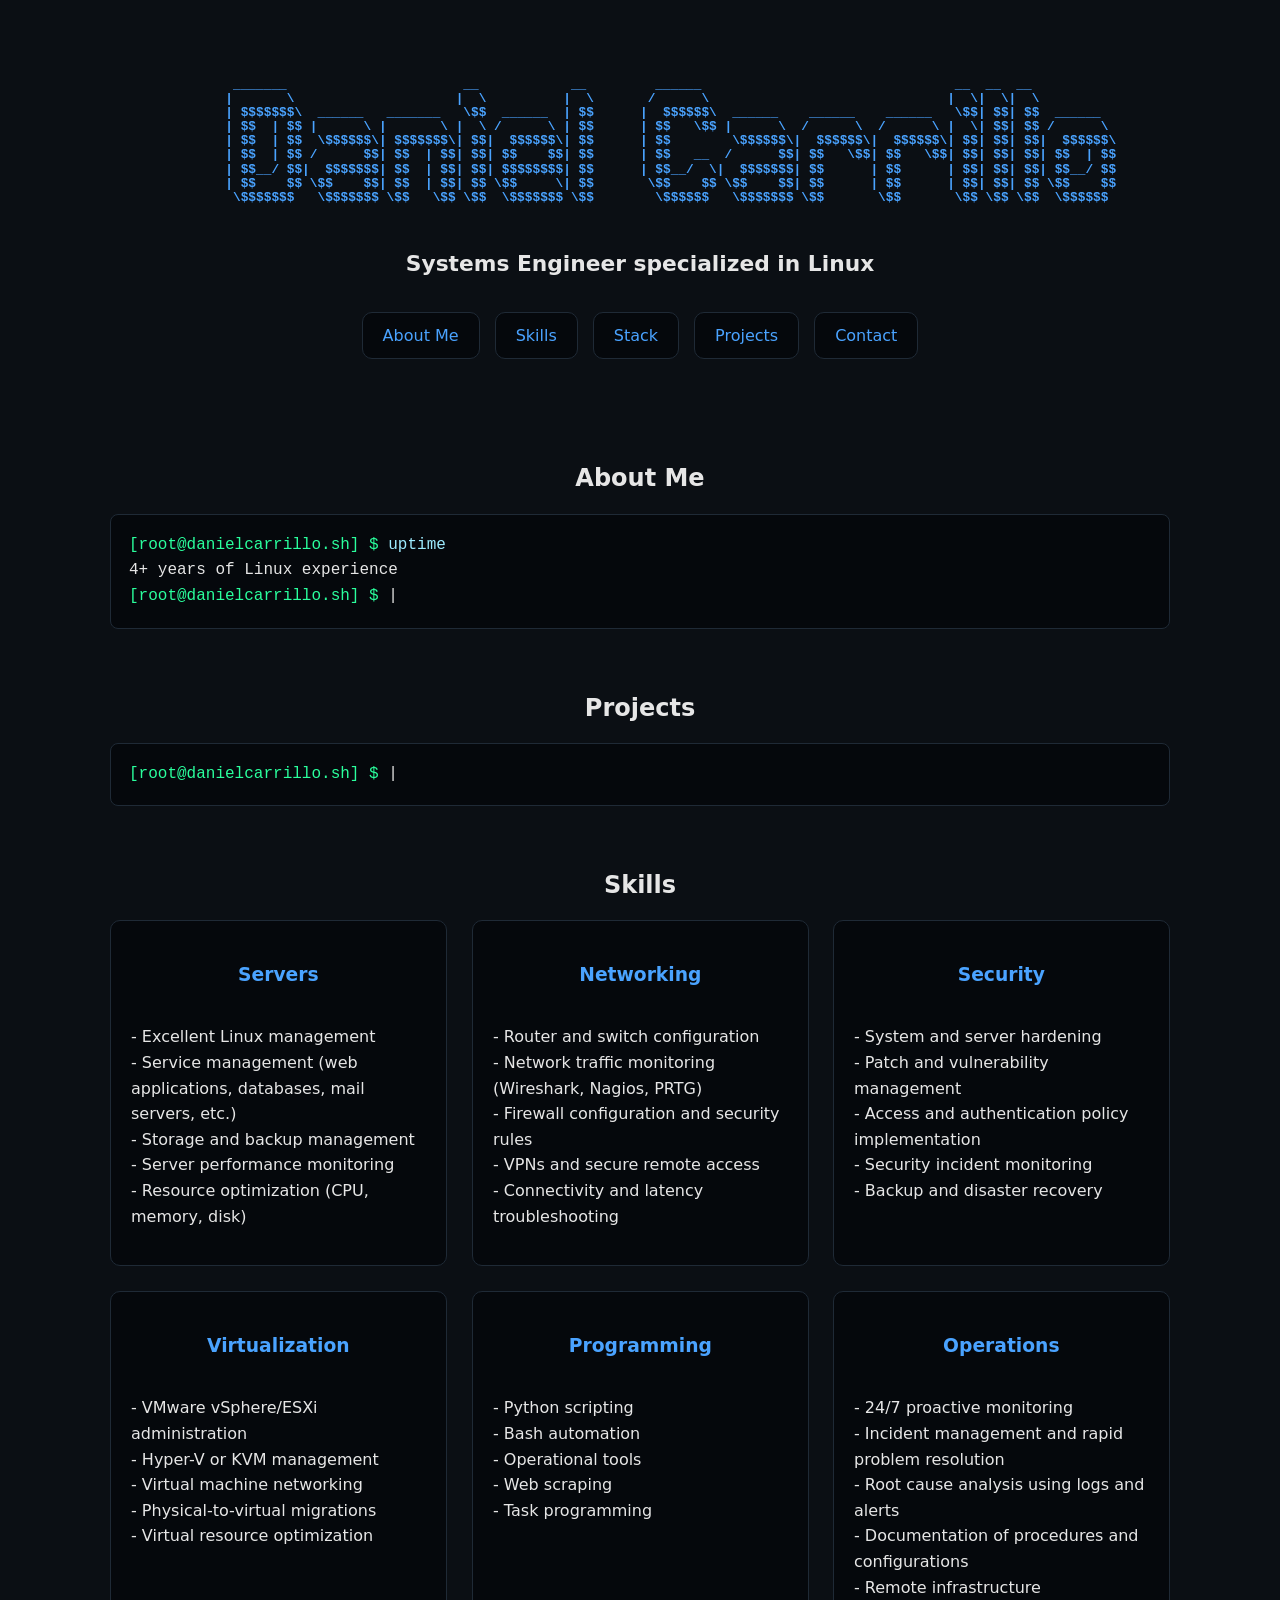
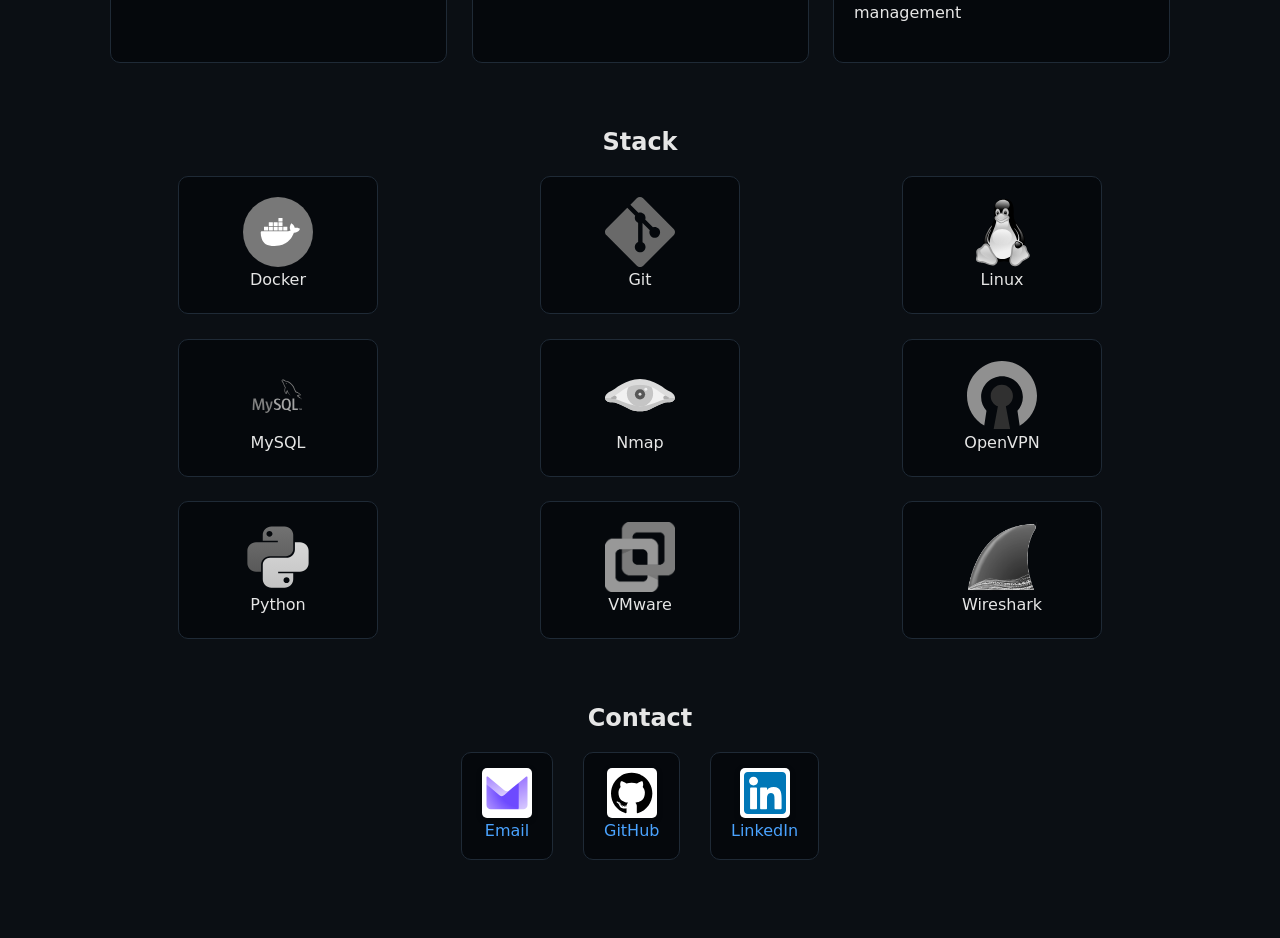
<file: index.html>
<!DOCTYPE html>
<html lang="">
<head>
  <meta charset="UTF-8">
  <meta name="viewport" content="width=device-width, initial-scale=1">
  <title id="page-title"></title>
  <link rel="stylesheet" href="css/styles.css">
</head>

<body>

<header>
  <h1 id="home-page">
    <a href="index.html" id="site-title"></a>
  </h1>

  <p id="site-subtitle"></p>

  <nav class="header-nav" aria-label="Main navigation">
    <a href="#about-section" data-nav="about"></a>
    <a href="#skills-section" data-nav="skills"></a>
    <a href="#stack-section" data-nav="stack"></a>
    <a href="#projects-section" data-nav="projects"></a>
    <a href="#contact-section" data-nav="contact"></a>
  </nav>
</header>

<main>

  <section id="about-section">
    <h2 data-section="about"></h2>
    <pre id="about-term" class="terminal"></pre>
  </section>

  <section id="projects-section">
    <h2 data-section="projects"></h2>
    <pre id="projects-term" class="terminal"></pre>
  </section>

  <section id="skills-section">
    <h2 data-section="skills"></h2>
    <div class="cards" id="skills-cards"></div>
  </section>

  <section id="stack-section">
    <h2 data-section="stack"></h2>
    <div class="stack-icons" id="stack-list"></div>
  </section>

  <section id="contact-section">
    <h2 data-section="contact"></h2>

    <div class="contact-cards">
      <a href="mailto:danielcarrillo.sh@proton.me" class="contact-card surface" target="_blank" rel="noopener noreferrer">
        <img src="contact-icons/protonmail.svg" alt="Email">
        <span data-contact="email"></span>
      </a>

      <a href="https://github.com/danielcarrillo-sh" class="contact-card surface" target="_blank" rel="noopener noreferrer">
        <img src="contact-icons/github.svg" alt="GitHub">
        <span data-contact="github"></span>
      </a>

      <a href="https://www.linkedin.com/in/daniel-carrillo-0730912a7/" class="contact-card surface" target="_blank" rel="noopener noreferrer">
        <img src="contact-icons/linkedin.svg" alt="LinkedIn">
        <span data-contact="linkedin"></span>
      </a>
    </div>

  </section>

</main>

<script type="module" src="js/main.js" defer></script>
</body>
</html>
</file>
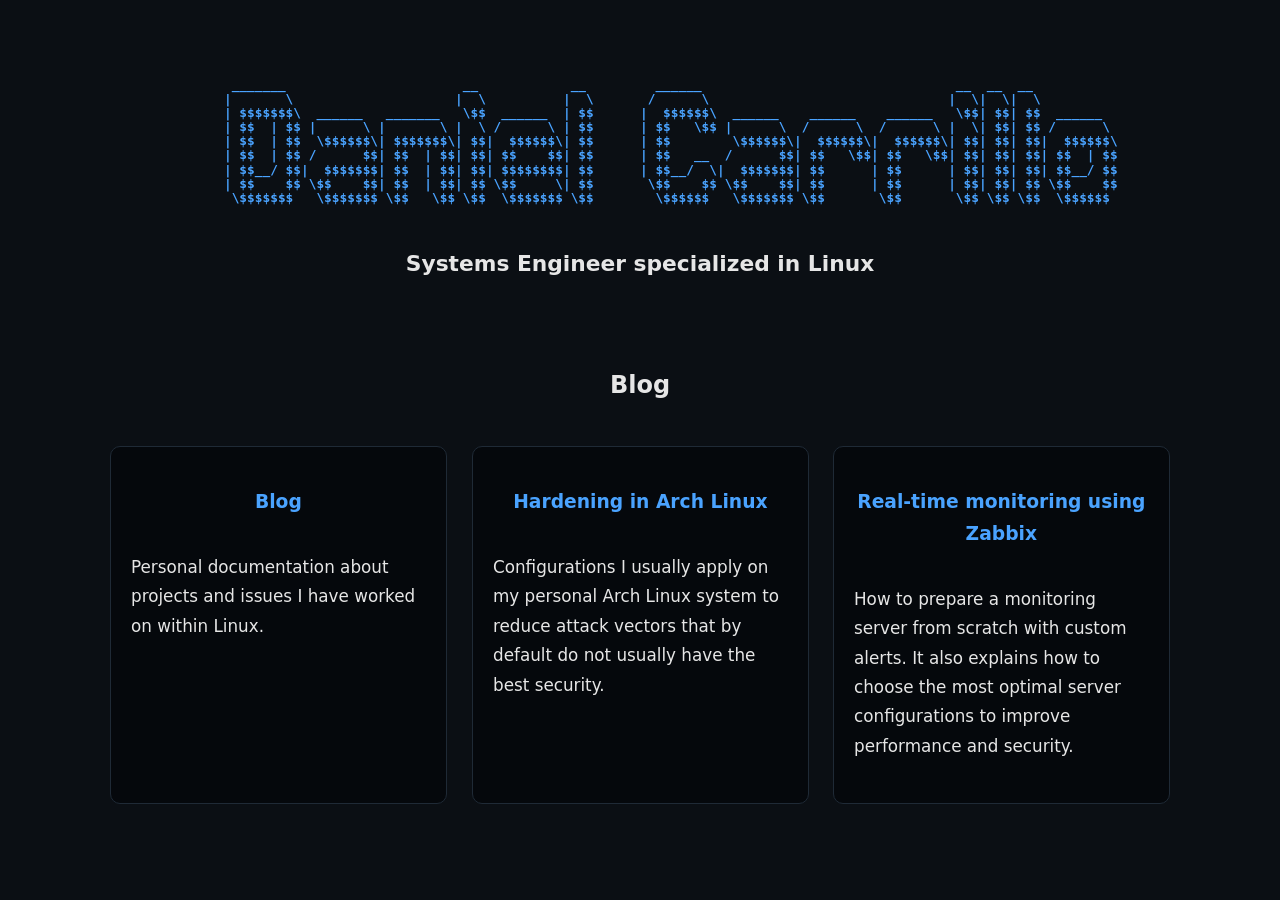
<file: blog/index.html>
<!DOCTYPE html>
<html lang="">
<head>
  <meta charset="UTF-8">
  <meta name="viewport" content="width=device-width, initial-scale=1">
  <title id="page-title"></title>
  <link rel="stylesheet" href="css/styles.css">
</head>

<body>

<header>
  <h1 id="home-page">
    <a href="../index.html" id="site-title"></a>
  </h1>

  <p id="site-subtitle"></p>

</header>

<main id="blog-content"></main>

<script type="module" src="js/main.js"></script>
</body>
</html>
</file>
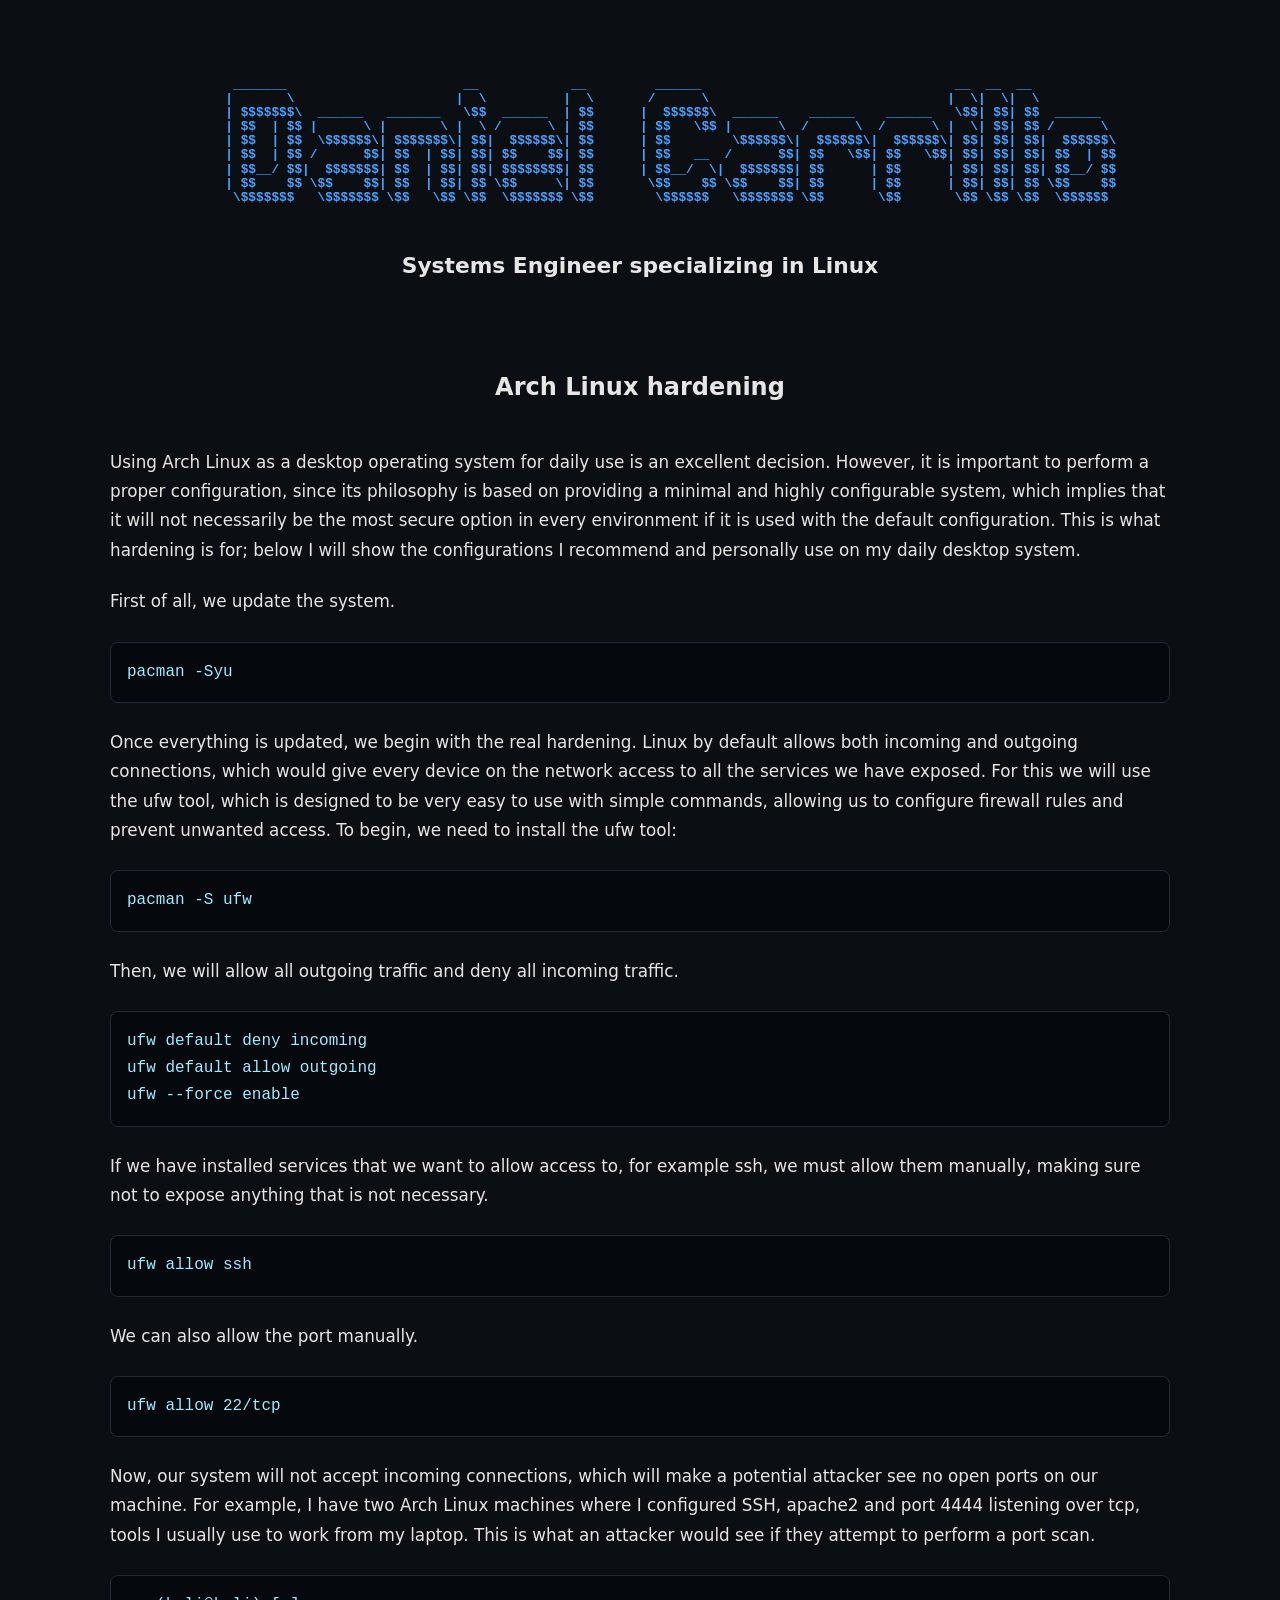
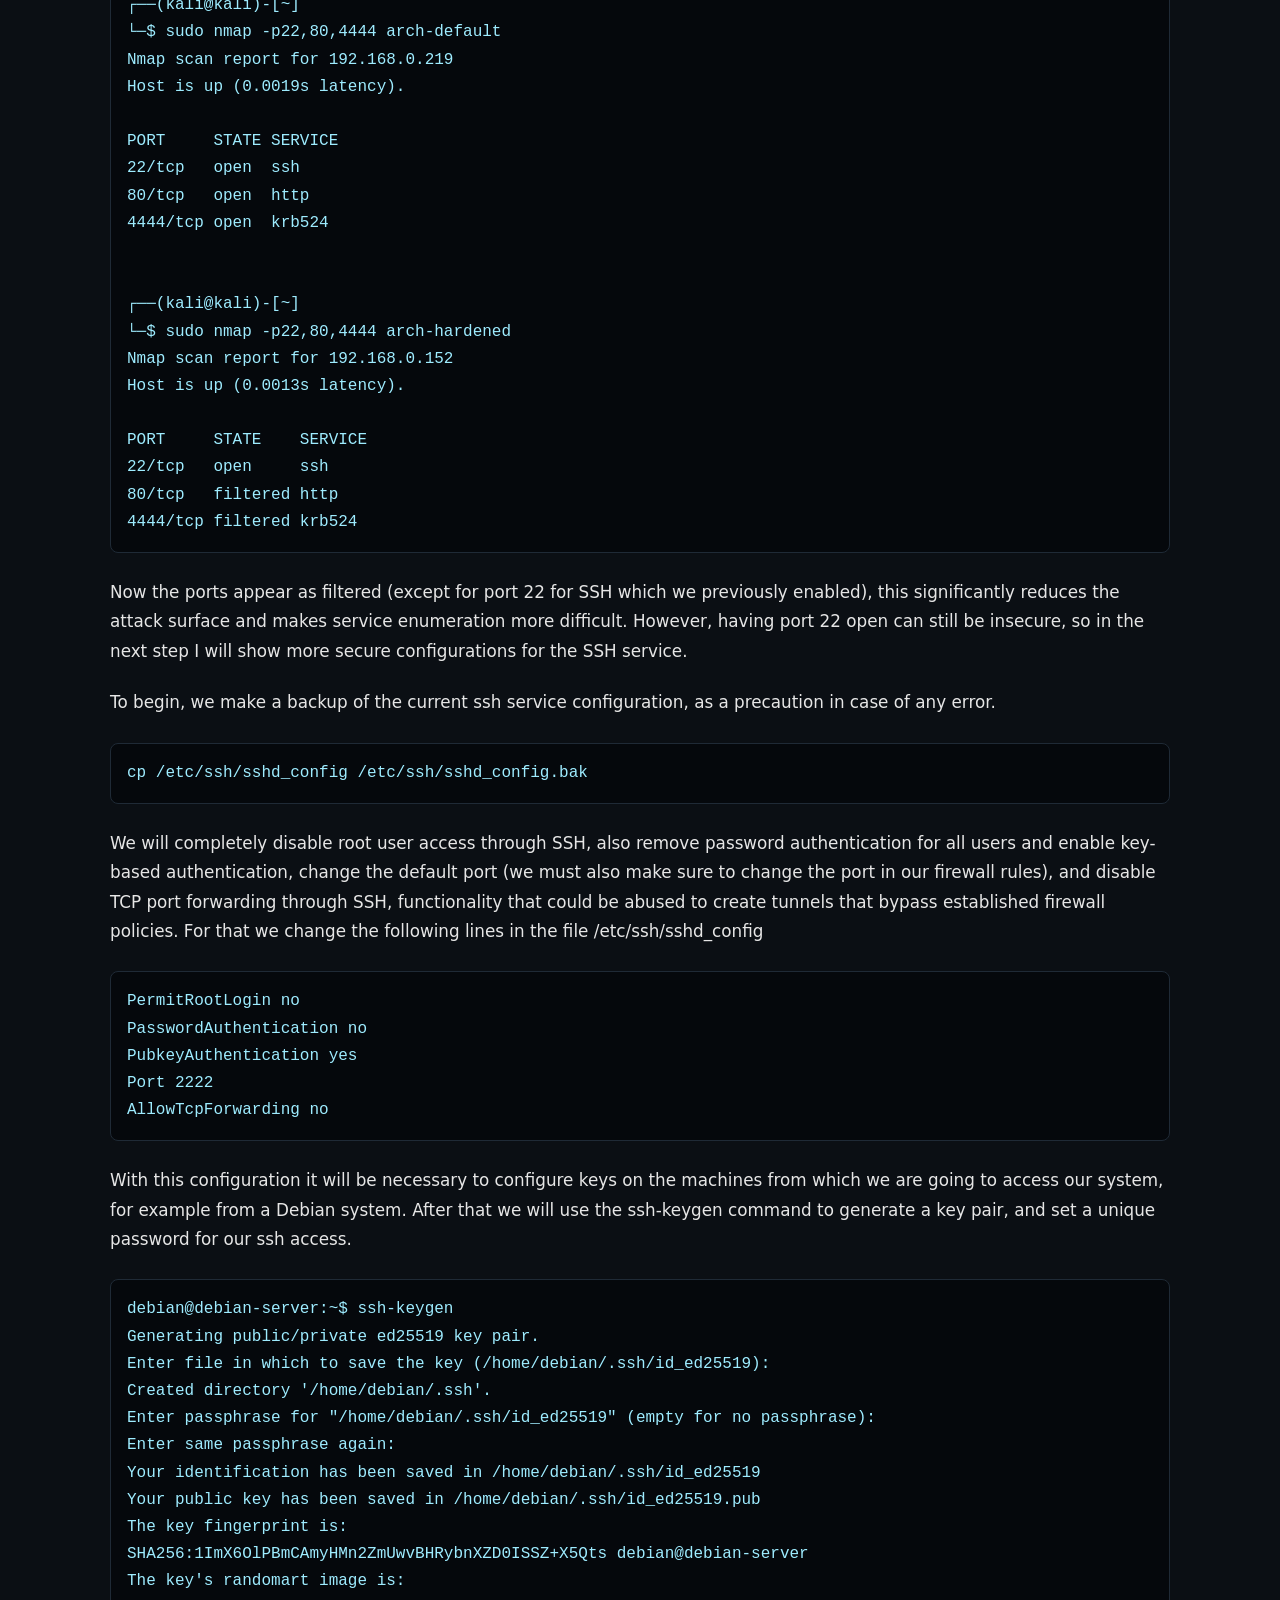
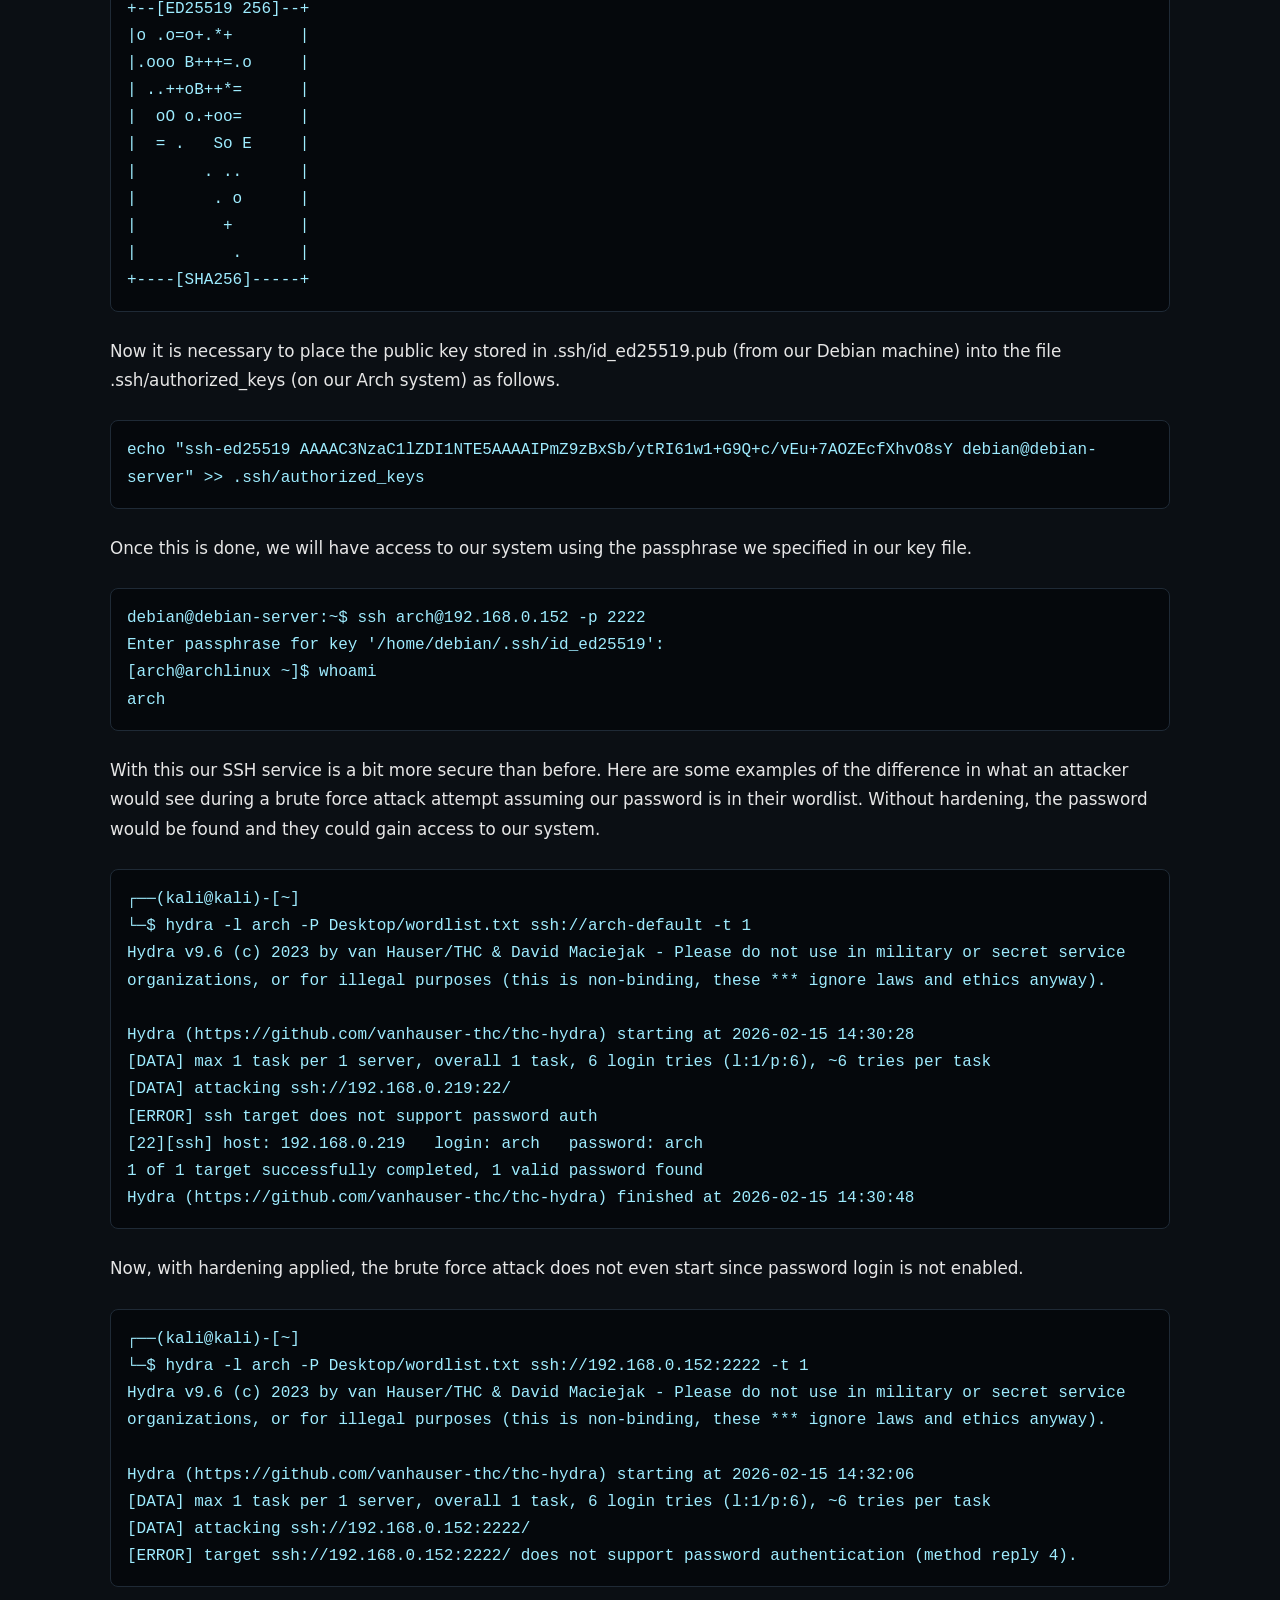
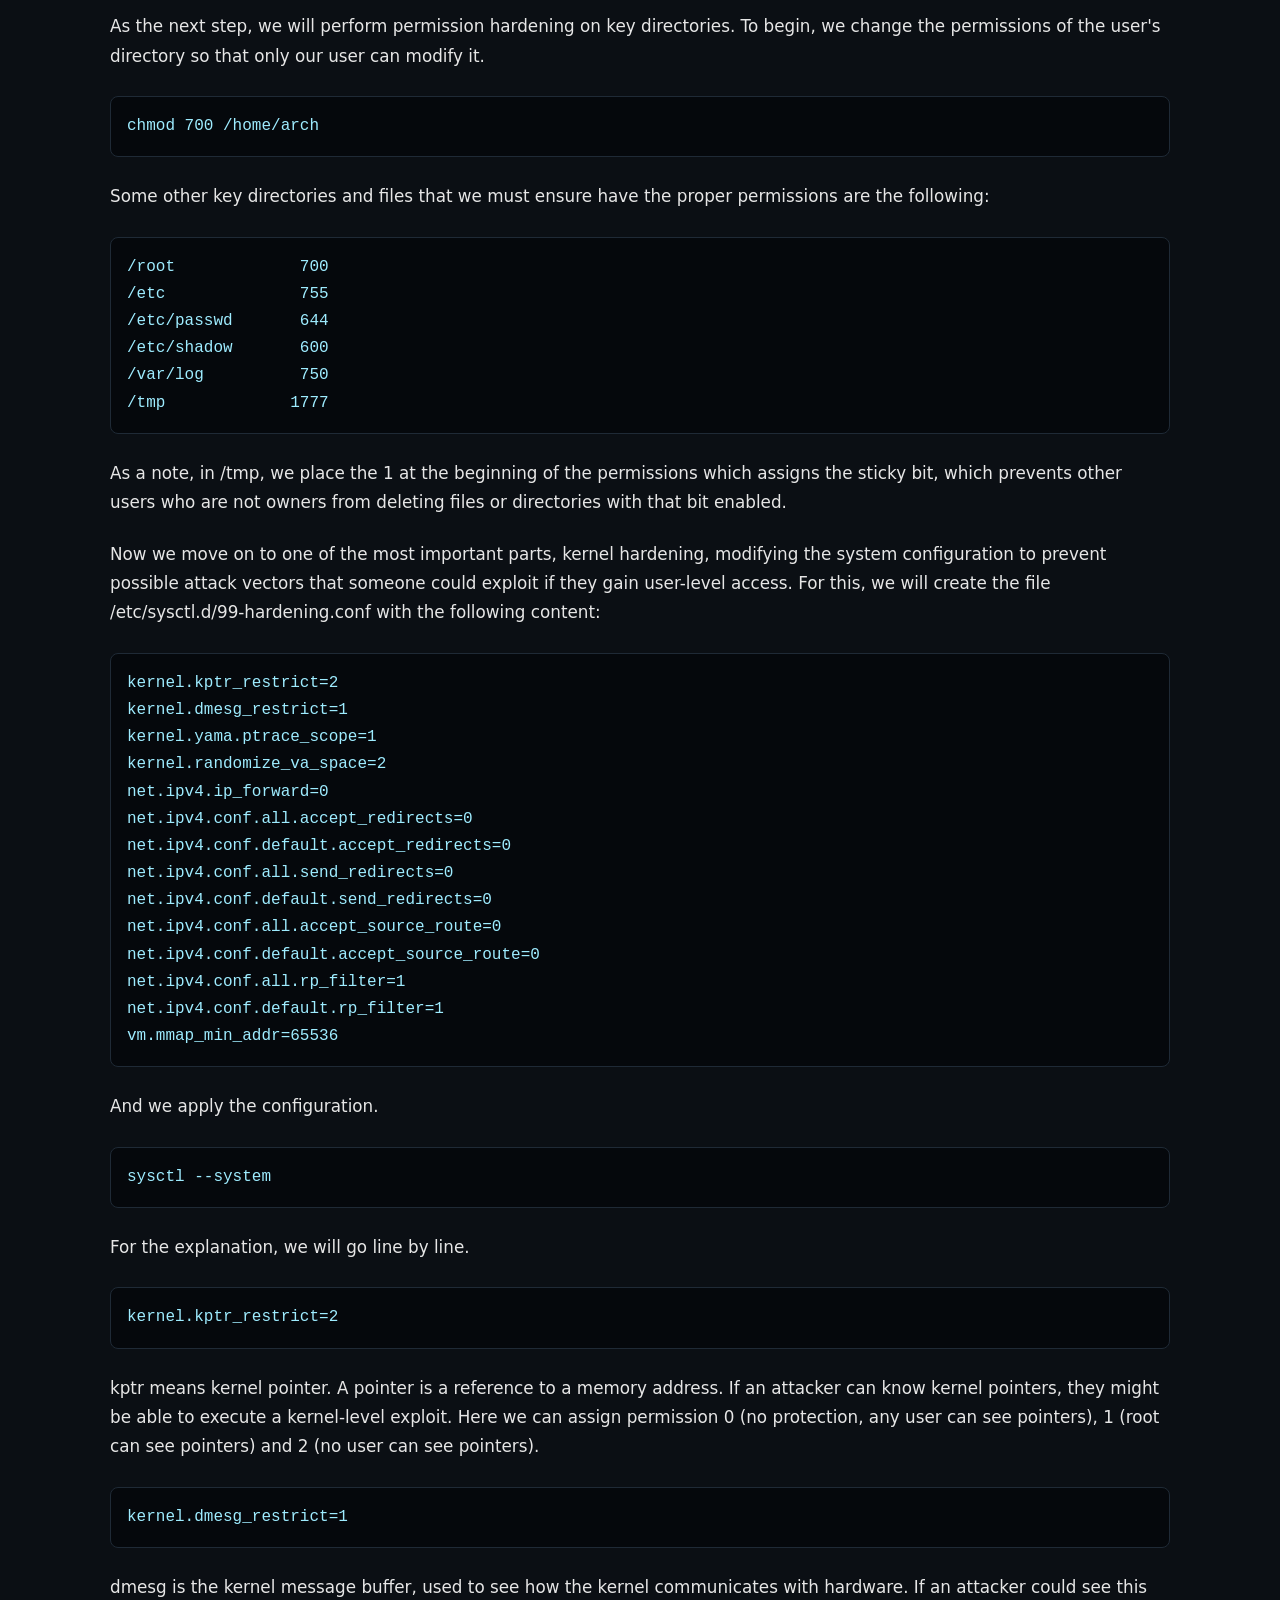
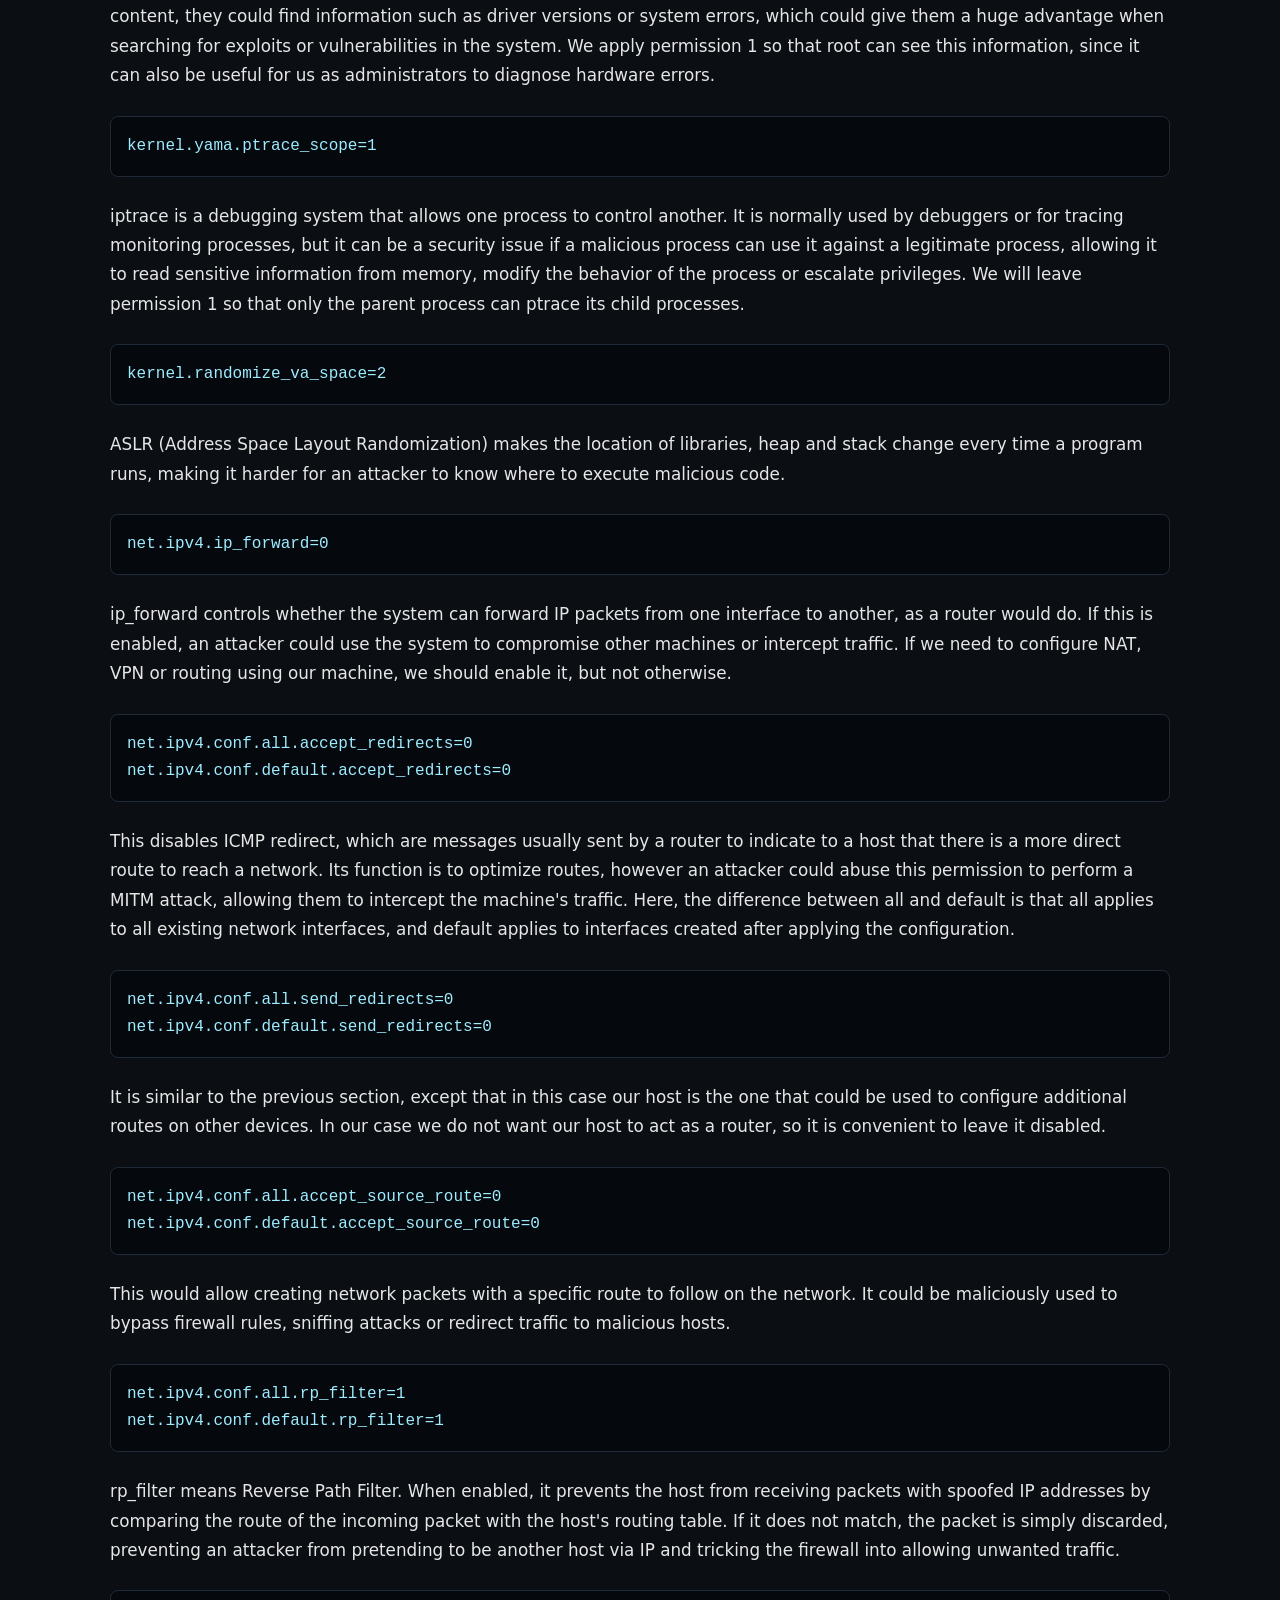
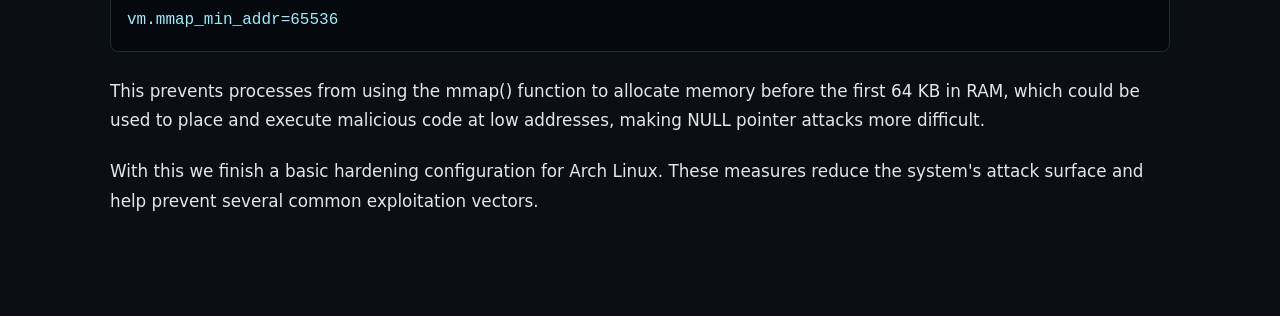
<file: blog/linux_hardening/index.html>
<!DOCTYPE html>
<html lang="">
<head>
  <meta charset="UTF-8">
  <meta name="viewport" content="width=device-width, initial-scale=1">
  <title id="page-title"></title>
  <link rel="stylesheet" href="../css/styles.css">
</head>

<body>

<header>
  <h1 id="home-page">
    <a href="../../index.html" id="site-title"></a>
  </h1>

  <p id="site-subtitle"></p>

</header>

<main id="blog-content"></main>

<script type="module" src="../js/main.js"></script>
</body>
</html>
</file>
<file: css/styles.css>
:root {
  --bg-main: #0b0f14;
  --bg-card: #05080c;
  --border-color: #1f2a36;

  --text-main: #e6e6e6;
  --text-accent: #4aa3ff;
  --text-accent-2: #00d48f;

  --text-term-green: #2aff9d;
  --text-term-blue: #9eecff;

  --radius-sm: 8px;
  --radius-md: 10px;
  --radius-lg: 12px;

  --transition-fast: 0.2s ease;
  --transition-normal: 0.3s ease;

  --shadow-accent: 0 10px 20px rgba(74, 163, 255, 0.3);
}

*, *::before, *::after {
  box-sizing: border-box;
}

body {
  margin: 0;
  background: var(--bg-main);
  color: var(--text-main);
  font-family: system-ui, sans-serif;
  line-height: 1.6;
}

html {
  scroll-behavior: smooth;
}

a {
  color: var(--text-accent);
  text-decoration: none;
  transition: color var(--transition-normal), text-shadow var(--transition-normal);
}

a:hover {
  color: var(--text-accent-2);
  text-shadow: 0 0 5px var(--text-accent-2);
}

header {
  text-align: center;
  padding: 50px 20px 40px;
}

main {
  max-width: 1100px;
  margin: auto;
  padding: 0 20px 80px;
}

section {
  margin-top: 60px;
}

h2 {
  text-align: center;
  margin-bottom: 15px;
}

#home-page {
  font-family: monospace;
  text-align: center;
  margin: 0 auto 10px auto;
  white-space: pre-wrap;
  line-height: 1.1;
  font-size: clamp(1rem, 2vw, 2rem);
}

#home-page a {
  font-size: clamp(0.5rem, 1vw, 1rem);
  text-align: center;
  display: inline-block;
  color: var(--text-accent);
  text-decoration: none;
}

#home-page a:hover {
  color: var(--text-accent-2);
  text-shadow: 0 0 5px var(--text-accent-2);
}

#site-subtitle {
  text-align: center;
  font-weight: 800;
  font-size: clamp(1rem, 1.7vw, 1.7rem);
  color: var(--text-main);
  margin-top: 10px;
}

.header-nav {
  margin-top: 30px;
  display: flex;
  justify-content: center;
  gap: 15px;
  flex-wrap: wrap;
}

.header-nav a {
  background: var(--bg-card);
  border: 1px solid var(--border-color);
  padding: 10px 20px;
  border-radius: var(--radius-md);
  transition: transform var(--transition-normal), box-shadow var(--transition-normal), color var(--transition-normal), text-shadow var(--transition-normal);
}

.header-nav a:hover {
  transform: translateY(-5px);
  box-shadow: var(--shadow-accent);
}

.surface {
  background: var(--bg-card);
  border: 1px solid var(--border-color);
  border-radius: var(--radius-md);
  transition: transform var(--transition-normal), box-shadow var(--transition-normal);
  will-change: transform;
}

.surface:hover {
  transform: translateY(-5px);
  box-shadow: var(--shadow-accent);
}

.cards {
  display: grid;
  grid-template-columns: repeat(3, 0.5fr);
  gap: 25px;
}

.card {
  padding: 20px;
  display: flex;
  flex-direction: column;
}

.card h3 {
  color: var(--text-accent);
  display: block;
  width: 100%;
  text-align: center;
}

.card ul {
  list-style: none;
  padding: 0;
}

.terminal {
  font-family: ui-monospace, monospace;
  background: var(--bg-card);
  border: 1px solid var(--border-color);
  border-radius: var(--radius-sm);
  padding: 18px;
  white-space: pre-wrap;
  overflow-y: auto;
}

.prompt {
  color: var(--text-term-green);
}

.command {
  color: var(--text-term-blue);
}

.output {
  color: var(--text-main);
}

.cursor {
  animation: blink 1s steps(1) infinite;
}

@keyframes blink {
  0%, 50%, 100% { opacity: 1; }
  25%, 75% { opacity: 0; }
}

.stack-icons {
  display: grid;
  grid-template-columns: repeat(3, 1fr);
  gap: 25px;
  justify-items: center;
}

.stack-item {
  padding: 20px;
  width: 100%;
  max-width: 200px;
  display: flex;
  flex-direction: column;
  align-items: center;
  transition: transform var(--transition-normal), box-shadow var(--transition-normal);
}

.stack-item img {
  width: 70px;
  height: 70px;
  filter: grayscale(100%);
  transition: filter var(--transition-normal);
}

.stack-item:hover img {
  filter: none;
}

.contact-cards {
  display: flex;
  justify-content: center;
  gap: 30px;
  flex-wrap: wrap;
}

.contact-card {
  padding: 15px 20px;
  align-items: center;
  display: flex;
  flex-direction: column;
  transition: transform var(--transition-normal), box-shadow var(--transition-normal), color var(--transition-normal), text-shadow var(--transition-normal);
}

.contact-card:hover a {
  color: var(--text-accent-2);
  text-shadow: 0 0 5px var(--text-accent-2);
}

.contact-card img {
  width: 50px;
  height: 50px;
  background: white;
  padding: 4px;
  border-radius: 10%;
  box-shadow: 0 2px 6px rgba(0,0,0,0.2);
}

@media (max-width: 600px) {
  #home-page a {
    font-size: clamp(0.3rem, 0.6vw, 0.6rem);
    line-height: 1;
  }

  .cards {
    grid-template-columns: 1fr;
    gap: 10px;
  }

  .card {
    padding: 10px;
  }

  .card h3 {
    font-size: 0.9rem;
  }

  .card ul li {
    font-size: 0.8rem;
  }

  .terminal {
    font-size: 0.7rem;
    padding: 10px;
    max-height: 200px;
    overflow-y: auto;
  }

  .prompt, .command, .output {
    font-size: 0.7rem;
  }

  .cursor {
    font-size: 0.7rem;
  }

  .stack-icons {
    gap: 10px;
  }

  .stack-item {
    padding: 10px;
    max-width: 100px;
  }

  .stack-item img {
    width: 50px;
    height: 50px;
  }
}
</file>
<file: blog/css/styles.css>
:root {
  --bg-main: #0b0f14;
  --bg-card: #05080c;
  --border-color: #1f2a36;

  --text-main: #e6e6e6;
  --text-accent: #4aa3ff;
  --text-accent-2: #00d48f;

  --text-term-blue: #9eecff;

  --radius-sm: 8px;
  --radius-md: 10px;

  --transition-fast: 0.2s ease;
  --transition-normal: 0.3s ease;

  --shadow-accent: 0 10px 20px rgba(74, 163, 255, 0.3);
}

*, *::before, *::after {
  box-sizing: border-box;
}

html {
  scroll-behavior: smooth;
}

a {
  color: inherit;
  text-decoration: none;
}

body {
  margin: 0;
  background: var(--bg-main);
  color: var(--text-main);
  font-family: system-ui, sans-serif;
  line-height: 1.7;
}

header {
  text-align: center;
  padding: 50px 20px 40px;
}

#home-page {
  font-family: monospace;
  text-align: center;
  margin: 0 auto 10px auto;
  white-space: pre-wrap;
  line-height: 1.1;
  font-size: clamp(1rem, 2vw, 2rem);
}

#home-page a {
  color: var(--text-accent);
  text-decoration: none;
  font-size: clamp(0.5rem, 1vw, 1rem);
  text-align: center;
  display: inline-block;
  transition: color var(--transition-normal), text-shadow var(--transition-normal);
}

#home-page a:hover {
  color: var(--text-accent-2);
  text-shadow: 0 0 5px var(--text-accent-2);
}

#site-subtitle {
  text-align: center;
  font-weight: 800;
  font-size: clamp(1rem, 1.7vw, 1.7rem);
  color: var(--text-main);
  margin-top: 10px;
}

main {
  max-width: 1100px;
  margin: auto;
  padding: 0 20px 80px;
}

main h2 {
  text-align: center;
  margin-bottom: 40px;
  color: var(--text-main);
}

p {
  margin-bottom: 22px;
  font-size: 1.05rem;
  line-height: 1.75;
}

.command {
  display: block;
  background: var(--bg-card);
  border: 1px solid var(--border-color);
  border-radius: var(--radius-sm);
  padding: 16px;
  margin: 25px 0;
  font-family: ui-monospace, monospace;
  color: var(--text-term-blue);
  white-space: pre-wrap;
  overflow-x: auto;
}

.surface {
  background: var(--bg-card);
  border: 1px solid var(--border-color);
  border-radius: var(--radius-md);
  transition: transform var(--transition-normal), box-shadow var(--transition-normal);
  will-change: transform;
}

.surface:hover {
  cursor: pointer;
  transform: translateY(-5px);
  box-shadow: var(--shadow-accent);
}


.cards {
  display: grid;
  grid-template-columns: repeat(3, 1fr);
  gap: 25px;
}

.cards > a {
  display: flex;
}

.cards > a .card {
  flex: 1;
}

.card {
  padding: 20px;
  display: flex;
  flex-direction: column;
}

.card h3 {
  transition: color var(--transition-normal), text-shadow var(--transition-normal);
  color: var(--text-accent);
  display: block;
  width: 100%;
  text-align: center;
}

.card:hover h3 {
  color: var(--text-accent-2);
}

.image {
  display: block;
  width: 100%;
  max-width: 100%;
  margin: 25px 0;
  background: var(--bg-card);
  border: 1px solid var(--border-color);
  border-radius: var(--radius-sm);
  padding: None;
  object-fit: cover;
}

@media (max-width: 600px) {

  main {
    padding: 0 15px 60px;
  }

  main h2 {
    font-size: 1.4rem;
  }

  .page-text {
    font-size: 0.95rem;
  }

  .cards {
    grid-template-columns: 1fr;
    gap: 10px;
  }

  .card {
    padding: 10px;
  }

  .card h3 {
    font-size: 0.9rem;
  }

  .command {
    font-size: 0.8rem;
    padding: 12px;
  }

  #home-page a {
    font-size: clamp(0.3rem, 0.6vw, 0.6rem);
    line-height: 1;
  }

}
</file>
